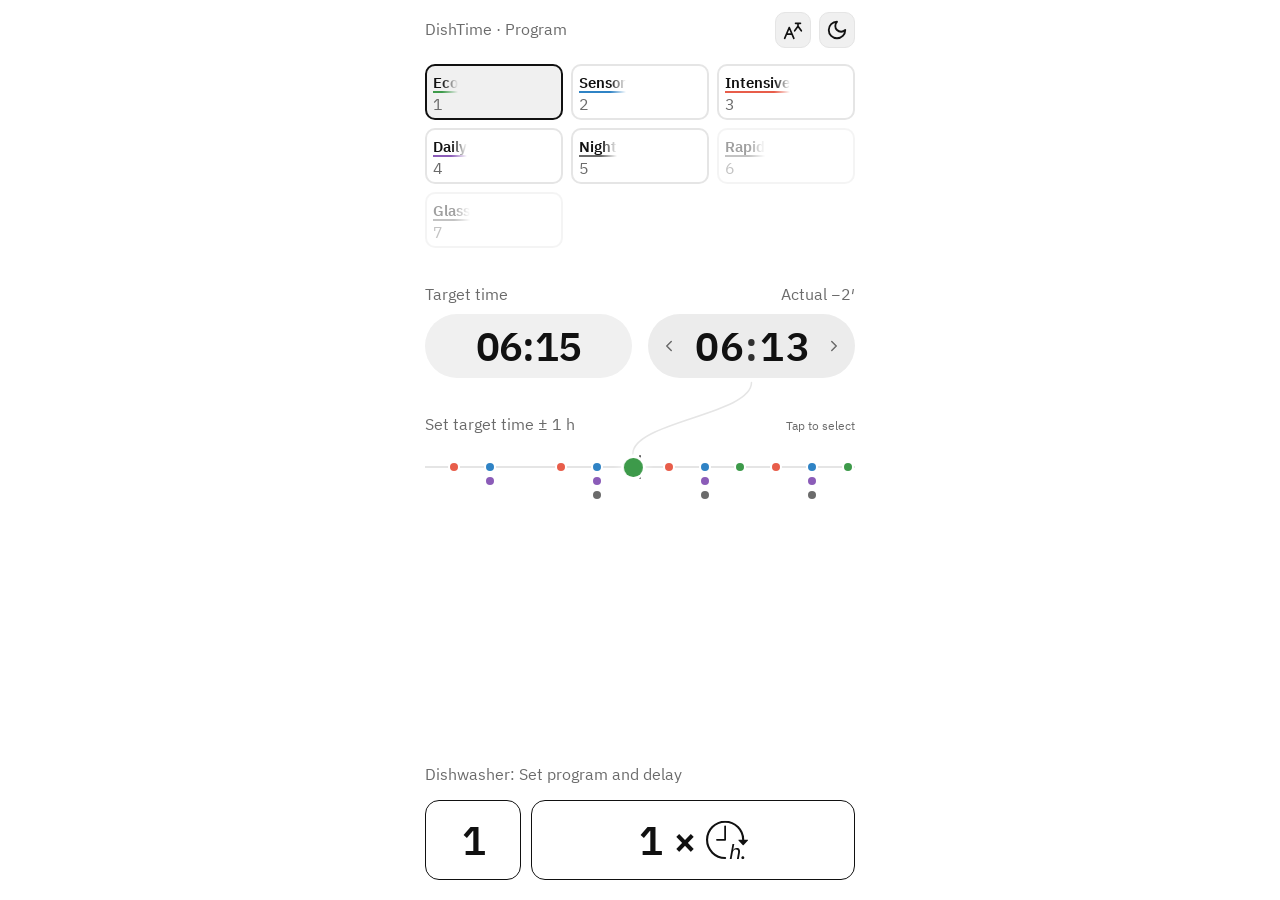
<file: index.html>
<!DOCTYPE html>
<html lang="en" data-theme="light">

<head>
  <meta charset="UTF-8" />
  <meta name="viewport"
    content="width=device-width, initial-scale=1.0, maximum-scale=1.0, user-scalable=no, viewport-fit=cover" />
  <meta name="apple-mobile-web-app-capable" content="yes" />
  <meta name="mobile-web-app-capable" content="yes" />
  <meta name="apple-mobile-web-app-status-bar-style" content="default" id="statusBarMeta" />
  <meta name="theme-color" content="#ffffff" id="themeColorMeta" />
  <title>DishTime</title>
  <link rel="stylesheet" href="styles.css?v=59" />
  <link rel="manifest" href="manifest.json" />
  <link rel="apple-touch-icon" href="apple-touch-icon.png" />
  <link rel="icon" href="icons/icon-192.png" sizes="192x192" type="image/png" />
</head>

<body class="t-body">
  <div class="app">
    <div class="topbar">
      <div class="label" id="machineName">DishTime · <span data-i18n="program.label">Program</span></div>
      <div class="topbar-actions">
        <div class="lang-switch">
          <button type="button" class="btn-icon" id="langToggle" aria-label="Change language" title="Language"
            data-i18n-aria="lang.toggleAriaLabel" data-i18n-title="lang.title" aria-haspopup="true"
            aria-expanded="false">
            <svg class="icon icon-lang" id="langIcon" viewBox="0 0 24 24" aria-hidden="true" fill="none"
              stroke="currentColor" stroke-width="2" stroke-linecap="round" stroke-linejoin="round">
              <path d="M7.5 9L2 22M7.5 9l5.5 13M4.3 17h6.4" />
              <g stroke-linejoin="miter">
                <path d="M15 4h6M18 4v3.5M14 13l4-5.5 4 5.5" />
              </g>
            </svg>
          </button>
          <div class="lang-popover" id="langPopover" role="menu" hidden></div>
        </div>
        <button type="button" class="btn-icon" id="themeToggle" aria-label="Toggle light/dark mode" title="Theme"
          data-i18n-aria="theme.toggleAriaLabel" data-i18n-title="theme.title">
          <svg class="icon" id="themeIcon" viewBox="0 0 24 24" aria-hidden="true" fill="none" stroke="currentColor"
            stroke-width="2" stroke-linecap="round" stroke-linejoin="round">
            <circle cx="12" cy="12" r="4" />
            <path d="M12 3v1M12 20v1M4.2 4.2l.7.7M19.1 19.1l.7.7M3 12h1M20 12h1M4.2 19.8l.7-.7M19.1 4.9l.7-.7" />
          </svg>
        </button>
      </div>
    </div>

    <div class="prog-wrap" id="programButtons"></div>
    <div class="time-connection" id="timeConnection">
      <svg class="time-connection-line" id="timeConnectionLine" aria-hidden="true">
        <rect class="time-connection-hit-area" id="timeConnectionHitArea"></rect>
        <path class="time-connection-path" id="timeConnectionPath"></path>
      </svg>

      <div class="time-block">
        <div class="time-pair">
          <div class="label target-label">
            <span data-i18n="wish.label">Target time</span><span class="day-hint" id="wishDayHint" aria-hidden="true"> · tomorrow</span>
          </div>
          <div class="label actual-label" id="actualLabel">
            <span id="actualLabelText"></span>
          </div>

          <input class="wish-field" id="wishInput" type="text" inputmode="numeric" pattern="[0-9]*" autocomplete="off"
            autocorrect="off" autocapitalize="off" spellcheck="false" maxlength="5" placeholder="06:30"
            aria-label="Target time" data-i18n-aria="wish.label" />

          <div class="split-step" id="splitStep">
            <button type="button" class="split-hit split-earlier" id="earlierBtn" aria-label="Earlier"
              data-i18n-aria="nav.earlier"></button>
            <button type="button" class="split-hit split-later" id="laterBtn" aria-label="Later"
              data-i18n-aria="nav.later"></button>
            <div class="split-face">
              <svg class="icon chev" viewBox="0 0 24 24" aria-hidden="true" fill="none" stroke="currentColor"
                stroke-width="2" stroke-linecap="round" stroke-linejoin="round">
                <path d="M15 6l-6 6 6 6" />
              </svg>
              <div class="odo" id="actualOdo" data-time="00:00" aria-label="Actual finish time">
                <span class="odo-digit" data-i="0"><span class="odo-static">0</span></span>
                <span class="odo-digit" data-i="1"><span class="odo-static">0</span></span>
                <span class="odo-colon">:</span>
                <span class="odo-digit" data-i="2"><span class="odo-static">0</span></span>
                <span class="odo-digit" data-i="3"><span class="odo-static">0</span></span>
              </div>
              <svg class="icon chev" viewBox="0 0 24 24" aria-hidden="true" fill="none" stroke="currentColor"
                stroke-width="2" stroke-linecap="round" stroke-linejoin="round">
                <path d="M9 6l6 6-6 6" />
              </svg>
            </div>
          </div>
        </div>
      </div>

      <section class="overview" aria-label="Set target time ± 1 h">
        <div class="overview-title-row">
          <div class="overview-title label" id="overviewTitle"></div>
          <div class="overview-hint" id="overviewHint" data-i18n="nav.overviewHint" hidden></div>
        </div>
        <div class="overview-tl" id="overviewTl">
          <div class="overview-track" id="overviewTrack"></div>
        </div>
      </section>
    </div>

    <div class="hero-wrap">
      <div class="label hero-instruction" data-i18n="hero.instruction">Dishwasher: Set program and delay</div>
      <div class="hero-row">
        <div class="hero-col hero-col-pgm">
          <div class="hero-pgm" id="heroPgm" aria-label="Program" data-i18n-aria="program.label">
            <div class="hero-pgm-face">
              <div class="odo" id="heroPgmNum" data-value="–" aria-label="Program">
                <span class="odo-digit" data-i="0"><span class="odo-static">–</span></span>
              </div>
            </div>
          </div>
        </div>
        <div class="hero-col">
          <div class="hero-badge" id="heroBadge">
            <div class="hero-badge-face">
              <div class="odo" id="pressCount" data-value="–" aria-label="Button presses"
                data-i18n-aria="delay.pressCountAriaLabel">
                <span class="odo-digit" data-i="0"><span class="odo-static">–</span></span>
              </div>
              <span class="t-display">×</span>
              <svg class="delay-icon" viewBox="0 0 73.5741225 67.4832826" aria-hidden="true">
                <use href="#delay-icon-symbol"></use>
              </svg>
            </div>
          </div>
        </div>
      </div>
    </div>
  </div>

  <!-- Delay icon inline (file:// safe) -->
  <svg xmlns="http://www.w3.org/2000/svg" width="0" height="0" style="position:absolute;overflow:hidden"
    aria-hidden="true">
    <symbol id="delay-icon-symbol" viewBox="0 0 73.5741225 67.4832826" fill="none">
      <path
        d="M65.1679519,33.5052358c0-17.4868352-14.1758809-31.6627161-31.6627161-31.6627161S1.8425196,16.0184005,1.8425196,33.5052358s14.1758809,31.6627161,31.6627161,31.6627161"
        stroke="currentColor" stroke-linecap="round" stroke-linejoin="round" stroke-width="3.6850393" />
      <polyline points="19.1988094 33.5052358 33.5052358 33.5052358 33.5052358 9.7183352" stroke="currentColor"
        stroke-linecap="round" stroke-linejoin="round" stroke-width="3.1181102" />
      <path
        d="M64.664173,42.7518868l-7.7080712-8.0686745c-.4234778-.4432892-.109278-1.1779766.5037789-1.1779766h15.4161424c.6130569,0,.9272567.7346874.5037789,1.1779766l-7.7080712,8.0686745c-.2744261.2872645-.7331316.2872645-1.0075577,0Z"
        fill="currentColor" />
      <g fill="currentColor">
        <path
          d="M41.6470553,67.1707826l4.6845703-26.3945312h3.2138672l-1.8916016,10.2675781h.2207031c.5019531-1.0898438,1.2363281-1.9443359,2.2041016-2.5625.9667969-.6181641,2.1542969-.9277344,3.5634766-.9277344,1.3710938,0,2.4970703.2851562,3.3789062.8544922s1.5371094,1.3134766,1.9658203,2.2314453c.4287109.9189453.6425781,1.9042969.6425781,2.9570312,0,.4902344-.0361328,1.0078125-.1103516,1.5527344-.0732422.5449219-.1591797,1.0869141-.2568359,1.625l-1.8369141,10.3964844h-3.2324219l1.8730469-10.5800781c.0488281-.2695312.1015625-.6269531.15625-1.0742188.0556641-.4472656.0830078-.8789062.0830078-1.2949219,0-1.0654297-.2792969-1.9960938-.8359375-2.7919922-.5576172-.7958984-1.5214844-1.1943359-2.8925781-1.1943359-1.1025391,0-2.0488281.2666016-2.8378906.7998047-.7900391.5322266-1.4238281,1.2392578-1.9013672,2.1210938s-.8085938,1.8427734-.9921875,2.8837891l-1.9648438,11.1308594h-3.2333984Z" />
        <path
          d="M61.908774,64.9481264c0-.7587891.2509766-1.3867188.7529297-1.8828125s1.1083984-.7441406,1.8183594-.7441406c.7470703,0,1.375.2480469,1.8828125.7441406s.7626953,1.1240234.7626953,1.8828125c0,.7226562-.2548828,1.3261719-.7626953,1.8095703s-1.1357422.7255859-1.8828125.7255859c-.7099609,0-1.3164062-.2421875-1.8183594-.7255859s-.7529297-1.0869141-.7529297-1.8095703Z" />
      </g>
    </symbol>
  </svg>

  <script src="app-config.js?v=1"></script>
  <script src="machine-config.js?v=38"></script>
  <script src="i18n.js?v=4"></script>
  <script src="script.js?v=56"></script>
</body>

</html>
</file>
<file: styles.css>
@font-face {
  font-family: "IBM Plex Sans";
  src: url("assets/fonts/ibm-plex-sans/IBMPlexSans-Regular.woff2") format("woff2");
  font-style: normal;
  font-weight: 400;
  font-display: swap;
}

@font-face {
  font-family: "IBM Plex Sans";
  src: url("assets/fonts/ibm-plex-sans/IBMPlexSans-SemiBold.woff2") format("woff2");
  font-style: normal;
  font-weight: 600;
  font-display: swap;
}

:root,
[data-theme="light"] {
  --canvas: #ffffff;
  --ink: #111111;
  --muted: #6b6b6b;
  --line: #e5e5e5;
  --soft: #f0f0f0;
  --group-fill: var(--soft);
  --timeline-line-width: 2px;
  --overview-dot-size: 8px;
  --overview-dot-offset: -4px;
  --overview-dot-outline: 2px;
  --overview-dot-outline-span: 4px;
  --overview-stack-gap: 2px;
  --overview-stack-step:
    calc(
      var(--overview-dot-size) +
      var(--overview-dot-outline-span) +
      var(--overview-stack-gap)
    );
  --overview-thumb-size: 18.62px;
  --overview-thumb-offset: -9.31px;
  --overview-thumb-outline: 2.66px;
  --page-gutter: 20px;
  --safe-top: env(safe-area-inset-top, 0px);
  --safe-bottom: env(safe-area-inset-bottom, 0px);
}

[data-theme="dark"] {
  --canvas: #0a0a0a;
  --ink: #f2f2f2;
  --muted: #9a9a9a;
  --line: #2a2a2a;
  --soft: #1c1c1c;
  --group-fill: #2a2a2a;
}

* {
  box-sizing: border-box;
}

html,
body {
  margin: 0;
  height: 100%;
  height: 100dvh;
  overflow: hidden;
  overscroll-behavior: none;
  touch-action: manipulation;
  background: var(--canvas);
  color: var(--ink);
  font-family: "IBM Plex Sans", ui-sans-serif, system-ui, sans-serif;
  -webkit-tap-highlight-color: transparent;
  -webkit-text-size-adjust: 100%;
}

body {
  padding: calc(12px + var(--safe-top)) var(--page-gutter) 0;
  text-align: left;
  /* Disable long-press selection and callouts except in the numeric input. */
  -webkit-user-select: none;
  user-select: none;
  -webkit-touch-callout: none;
}

.t-body {
  font-size: 16px;
  line-height: 1.35;
  font-weight: 400;
}

.t-strong {
  font-size: 16px;
  line-height: 1.35;
  font-weight: 600;
}

.t-display {
  font-size: 40px;
  line-height: 1;
  font-weight: 600;
  font-variant-numeric: tabular-nums;
  letter-spacing: -0.02em;
}

.label {
  color: var(--muted);
  font-size: 16px;
  line-height: 1.35;
}

.app {
  max-width: 430px;
  margin: 0 auto;
  display: flex;
  flex-direction: column;
  gap: 16px;
  height: calc(100dvh - 12px - var(--safe-top));
  max-height: calc(100dvh - 12px - var(--safe-top));
  /* Do not hide overflow; iOS would clip the hero scale/ring animation. */
  overflow: visible;
}

.topbar {
  display: flex;
  align-items: center;
  justify-content: space-between;
  gap: 12px;
}

.btn-icon {
  width: 36px;
  height: 36px;
  border: 1px solid var(--line);
  border-radius: 10px;
  background: var(--soft);
  color: var(--ink);
  display: inline-flex;
  align-items: center;
  justify-content: center;
  cursor: pointer;
  padding: 0;
}

.icon {
  width: 22px;
  height: 22px;
  display: block;
  stroke: currentColor;
  fill: none;
  stroke-width: 2;
  stroke-linecap: round;
  stroke-linejoin: round;
}

.topbar-actions {
  display: flex;
  align-items: center;
  gap: 8px;
}

.lang-switch {
  position: relative;
}

.icon-lang {
  width: 20px;
  height: 20px;
}

.lang-popover {
  position: absolute;
  top: calc(100% + 8px);
  right: 0;
  z-index: 20;
  display: flex;
  flex-direction: column;
  min-width: 140px;
  padding: 4px;
  border: 1px solid var(--line);
  border-radius: 10px;
  background: var(--canvas);
  box-shadow: 0 8px 24px rgba(0, 0, 0, 0.12);
}

.lang-popover[hidden] {
  display: none;
}

.lang-option {
  display: flex;
  align-items: center;
  gap: 8px;
  padding: 8px 10px;
  border: none;
  border-radius: 7px;
  background: transparent;
  color: var(--ink);
  font: inherit;
  text-align: left;
  cursor: pointer;
}

.lang-option:hover {
  background: var(--soft);
}

.lang-option[aria-checked="true"] {
  font-weight: 600;
}

.prog-wrap {
  display: grid;
  grid-template-columns: repeat(3, minmax(0, 1fr));
  gap: 8px;
}

.prog {
  position: relative;
  height: 56px;
  border: 2px solid var(--line);
  border-radius: 10px;
  padding: 7px 6px 5px;
  background: var(--canvas);
  color: inherit;
  width: 100%;
  min-width: 0;
  display: flex;
  flex-direction: column;
  gap: 3px;
  text-align: left;
  cursor: pointer;
  font: inherit;
}

.prog-title-row {
  display: flex;
  align-items: center;
  justify-content: space-between;
  gap: 8px;
}

.prog-name {
  font-size: 15px;
  text-decoration-line: underline;
  text-decoration-color: var(--program-color);
  text-decoration-thickness: 2px;
  text-underline-offset: 3px;
  flex: 1 1 auto;
  min-width: 0;
  overflow: hidden;
  white-space: nowrap;
  -webkit-mask-image: linear-gradient(to right, #000 calc(100% - 16px), transparent 100%);
  mask-image: linear-gradient(to right, #000 calc(100% - 16px), transparent 100%);
}

.prog-time-indicator {
  display: none;
  width: 16px;
  height: 16px;
  flex: 0 0 auto;
  color: var(--ink);
}

.prog.has-shared-end-time[aria-selected="true"] .prog-time-indicator {
  display: block;
}

.prog-time-indicator svg {
  display: block;
  width: 100%;
  height: 100%;
}

.prog.has-shared-end-time:not([aria-selected="true"]) {
  background: var(--group-fill);
}

.prog[aria-selected="true"],
.prog.is-locked[aria-selected="true"] {
  border-color: var(--ink);
  background: var(--soft);
}

.prog.is-dim {
  opacity: 0.4;
}

.prog-footer {
  display: flex;
  align-items: center;
  justify-content: space-between;
  min-height: 18px;
  gap: 4px;
}

.prog-lock-badge {
  width: 18px;
  height: 18px;
  border-radius: 5px;
  background: var(--ink);
  color: var(--canvas);
  display: none;
  align-items: center;
  justify-content: center;
  flex-shrink: 0;
}

.prog.is-locked .prog-lock-badge {
  display: flex;
}

.prog-lock-badge svg {
  width: 11px;
  height: 11px;
  stroke: currentColor;
  fill: none;
  stroke-width: 2.5;
  stroke-linecap: round;
  stroke-linejoin: round;
}

/* Possible finish times around the target, displayed as timeline points. */
.time-connection {
  position: relative;
  display: flex;
  flex-direction: column;
  gap: 18px;
  margin-top: 2px;
  isolation: isolate;
}

.time-connection-line {
  position: absolute;
  inset: 0;
  width: 100%;
  height: 100%;
  overflow: visible;
  z-index: 0;
  pointer-events: none;
}

.time-connection-path {
  fill: none;
  stroke: var(--line);
  stroke-width: calc(var(--timeline-line-width) * 0.75);
  stroke-linecap: round;
  vector-effect: non-scaling-stroke;
  transition:
    stroke 140ms ease,
    stroke-width 140ms ease;
}

.time-connection-hit-area {
  fill: transparent;
  pointer-events: all;
  touch-action: none;
  cursor: ew-resize;
}

/* The hit area overlaps the open program menu and would intercept its taps. */
.time-connection.has-shared-list-menu .time-connection-hit-area {
  pointer-events: none;
}

.time-connection.is-scrubbing .time-connection-path {
  stroke: color-mix(in srgb, var(--ink) 50%, var(--line));
  stroke-width: var(--timeline-line-width);
}

.time-connection>.overview {
  position: relative;
  /* Keep the timeline and its downward-overflowing program list above nearby content. */
  z-index: 2;
}

.time-connection>.time-block {
  position: relative;
  z-index: 1;
}

.overview {
  margin: 0;
}

.overview-title-row {
  display: flex;
  align-items: baseline;
  justify-content: space-between;
  gap: 8px;
  margin-bottom: 10px;
}

.overview-title {
  min-width: 0;
}

.overview-hint {
  color: var(--muted);
  font-size: 12px;
  white-space: nowrap;
}

.overview-hint[hidden] {
  display: none;
}

.overview-tl {
  display: flex;
  align-items: center;
  gap: 10px;
  /* Larger touch target for scrubbing. */
  min-height: 44px;
  margin: 0 -4px;
  padding: 0 4px;
  touch-action: none;
  cursor: ew-resize;
  user-select: none;
}

.overview-track {
  position: relative;
  flex: 1;
  min-width: 0;
  height: var(--timeline-line-width);
  background: var(--line);
  pointer-events: none;
  isolation: isolate;
}

.overview-wish {
  position: absolute;
  left: 50%;
  top: 50%;
  width: 2px;
  height: 24px;
  margin: -12px 0 0 -1px;
  border-radius: 1px;
  background: var(--ink);
  z-index: 1;
}

.overview-mark {
  position: absolute;
  top: 50%;
  width: var(--overview-dot-size);
  height: var(--overview-dot-size);
  margin: var(--overview-dot-offset) 0 0 var(--overview-dot-offset);
  border-radius: 50%;
  background: var(--muted);
  opacity: 1;
  box-shadow: 0 0 0 var(--overview-dot-outline) var(--canvas);
  transform: translateY(calc(var(--stack-index, 0) * var(--overview-stack-step)));
  z-index: 2;
  transition: opacity 140ms ease, transform 140ms ease;
}

.overview-mark.has-color {
  background: var(--dot-color);
  opacity: 1;
}

.overview-mark.is-near {
  opacity: 0;
  transform:
    translateY(calc(var(--stack-index, 0) * var(--overview-stack-step)))
    scale(1.35);
}

.time-connection.is-minute-updating .overview-mark {
  transition:
    left 450ms cubic-bezier(0.22, 1, 0.36, 1),
    opacity 240ms ease,
    transform 240ms ease;
  will-change: left;
}

.overview-mark.is-entering,
.overview-mark.is-exiting {
  opacity: 0;
}

.time-connection.is-scrubbing .overview-mark {
  transition: none;
}

.time-connection.is-scrubbing .overview-mark.is-near {
  opacity: 1;
  transform: translateY(calc(var(--stack-index, 0) * var(--overview-stack-step)));
}

.overview-thumb {
  --thumb-color: var(--ink);
  position: absolute;
  left: 0;
  top: 50%;
  width: var(--overview-thumb-size);
  height: var(--overview-thumb-size);
  margin: var(--overview-thumb-offset) 0 0 var(--overview-thumb-offset);
  border-radius: 50%;
  background: var(--thumb-color);
  box-shadow:
    0 0 0 var(--overview-thumb-outline) var(--canvas),
    0 0 8px 4px color-mix(in srgb, var(--canvas) 72%, transparent);
  z-index: 20;
  pointer-events: none;
  transform: translateX(var(--thumb-left, 0px));
  transition:
    transform 170ms cubic-bezier(0.22, 1, 0.36, 1),
    width 120ms ease,
    height 120ms ease,
    margin 120ms ease,
    box-shadow 170ms ease,
    background-color 120ms ease;
  will-change: transform;
}

.time-connection.is-minute-updating .overview-thumb {
  transition:
    transform 450ms cubic-bezier(0.22, 1, 0.36, 1),
    width 120ms ease,
    height 120ms ease,
    margin 120ms ease,
    box-shadow 170ms ease,
    background-color 120ms ease;
}

.time-connection.is-scrubbing .overview-thumb {
  transition:
    transform 0ms linear,
    width 120ms ease,
    height 120ms ease,
    margin 120ms ease,
    box-shadow 0ms ease,
    background-color 0ms linear;
}

.overview-scrub-bubble {
  --scrub-left: 50%;
  position: absolute;
  left: clamp(38px, var(--scrub-left), calc(100% - 38px));
  bottom: calc(11px + var(--scrub-overlay-gap, 16px));
  z-index: 30;
  min-width: 68px;
  padding: 9px 13px;
  border-radius: 999px;
  background: var(--ink);
  color: var(--canvas);
  box-shadow:
    0 0 0 2px var(--canvas),
    0 0 8px 4px color-mix(in srgb, var(--canvas) 78%, transparent),
    0 7px 20px rgba(0, 0, 0, 0.14);
  font-size: 18px;
  font-weight: 600;
  font-variant-numeric: tabular-nums;
  line-height: 1;
  text-align: center;
  white-space: nowrap;
  opacity: 0;
  transform: translate(-50%, 3px) scale(0.97);
  transform-origin: 50% 100%;
  pointer-events: none;
  transition:
    left 170ms cubic-bezier(0.22, 1, 0.36, 1),
    opacity 320ms ease,
    transform 320ms cubic-bezier(0.22, 1, 0.36, 1);
}

.overview-scrub-bubble.is-visible {
  opacity: 1;
  transform: translate(-50%, 0) scale(1);
}

.time-connection.is-scrubbing .overview-scrub-bubble {
  transition:
    left 0ms linear,
    opacity 320ms ease,
    transform 320ms cubic-bezier(0.22, 1, 0.36, 1);
}

.overview-scrub-bubble.is-leaving {
  opacity: 0;
  transform: translate(-50%, -4px) scale(0.99);
}

.overview-shared-list {
  --scrub-left: 50%;
  position: absolute;
  left: clamp(70px, var(--scrub-left), calc(100% - 70px));
  top: calc(100% + 14px);
  z-index: 30;
  min-width: 96px;
  padding: 5px;
  border-radius: 12px;
  border: 1px solid var(--line);
  background: var(--canvas);
  box-shadow: 0 8px 24px rgba(0, 0, 0, 0.16);
  opacity: 0;
  transform: translate(-50%, -4px) scale(0.97);
  transform-origin: 50% 0%;
  pointer-events: none;
  transition:
    left 170ms cubic-bezier(0.22, 1, 0.36, 1),
    opacity 200ms ease,
    transform 200ms cubic-bezier(0.22, 1, 0.36, 1);
}

.overview-shared-list.is-visible {
  opacity: 1;
  transform: translate(-50%, 0) scale(1);
  pointer-events: auto;
}

.overview-shared-list-item {
  display: flex;
  align-items: center;
  gap: 8px;
  padding: 9px 14px;
  border-radius: 8px;
  font-size: 17px;
  font-weight: 600;
  color: var(--ink);
  white-space: nowrap;
  text-align: left;
  cursor: pointer;
}

.overview-shared-list-dot {
  width: var(--overview-dot-size);
  height: var(--overview-dot-size);
  flex: 0 0 var(--overview-dot-size);
  border-radius: 50%;
  background: var(--program-color, var(--muted));
}

.overview-shared-list-item.is-current {
  background: var(--ink);
  color: var(--canvas);
}

@media (prefers-reduced-motion: reduce) {
  .time-connection.is-minute-updating .overview-mark,
  .time-connection.is-minute-updating .overview-thumb,
  .overview-scrub-bubble,
  .overview-shared-list,
  .odo-drum {
    transition: none;
  }
}


.time-block {
  padding: 18px 0;
}

.time-pair {
  display: grid;
  grid-template-columns: minmax(0, 1fr) minmax(0, 1fr);
  column-gap: 16px;
  row-gap: 8px;
  align-items: center;
}

.time-pair > * {
  min-width: 0;
}

.actual-label {
  text-align: right;
  white-space: nowrap;
}

.target-label {
  position: relative;
  z-index: 1;
  white-space: nowrap;
}

.day-hint {
  visibility: hidden;
  opacity: 0;
  transition:
    opacity 180ms ease,
    visibility 0s linear 180ms;
}

.day-hint.is-visible {
  visibility: visible;
  opacity: 1;
  transition-delay: 0s;
}

@media (prefers-reduced-motion: reduce) {
  .day-hint {
    transition: none;
  }
}

.wish-field {
  display: flex;
  align-items: center;
  justify-content: center;
  text-align: center;
  min-height: 64px;
  width: 100%;
  border: none;
  border-radius: 999px;
  background: var(--soft);
  color: var(--ink);
  font: inherit;
  font-size: 40px;
  line-height: 1;
  font-weight: 600;
  font-variant-numeric: tabular-nums;
  letter-spacing: -0.02em;
  padding: 0 20px;
  outline: none;
  -webkit-user-select: text;
  user-select: text;
  -webkit-touch-callout: default;
}

.wish-field::placeholder {
  color: var(--muted);
  opacity: 0.5;
}

.split-step {
  position: relative;
  width: 100%;
  min-height: 64px;
  border-radius: 999px;
  background: transparent;
  overflow: hidden;
}

.split-step::before {
  content: "";
  position: absolute;
  inset: 0;
  background: var(--ink);
  opacity: 0.08;
  pointer-events: none;
}

.split-step::after {
  content: "";
  position: absolute;
  inset: 0;
  z-index: 1;
  background: var(--ink);
  opacity: 0;
  pointer-events: none;
}

.time-connection.is-scrubbing .split-step::after {
  opacity: 0.07;
}

.split-hit {
  position: absolute;
  top: 0;
  bottom: 0;
  width: 50%;
  border: none;
  padding: 0;
  margin: 0;
  background: transparent;
  cursor: pointer;
  z-index: 1;
  touch-action: manipulation;
  -webkit-user-select: none;
  user-select: none;
}

.split-hit.split-earlier {
  left: 0;
}

.split-hit.split-later {
  right: 0;
}

.split-hit:active {
  background: var(--ink);
  opacity: 0.07;
}

.split-hit.is-disabled {
  cursor: default;
}

.split-hit.is-disabled:active {
  background: transparent;
  opacity: 1;
}

.split-face {
  position: relative;
  z-index: 2;
  display: grid;
  grid-template-columns: 18px minmax(0, 1fr) 18px;
  align-items: center;
  column-gap: 4px;
  padding: 12px;
  min-height: 64px;
  pointer-events: none;
}

.split-face .chev {
  width: 18px;
  height: 18px;
  color: var(--muted);
  display: block;
}

.split-face .odo {
  justify-content: center;
  min-height: 0;
  width: 100%;
}

.odo {
  display: flex;
  align-items: center;
  gap: 1px;
  font-size: 40px;
  line-height: 1;
  font-weight: 600;
  font-variant-numeric: tabular-nums;
  letter-spacing: -0.02em;
}

.odo-colon {
  width: 0.32em;
  text-align: center;
  opacity: 0.85;
}

.odo-digit {
  position: relative;
  width: 0.62em;
  height: 1em;
  overflow: hidden;
}

.odo-digit .odo-static,
.odo-drum>span {
  display: flex;
  align-items: center;
  justify-content: center;
  width: 100%;
  height: 1em;
}

.odo-drum {
  display: flex;
  flex-direction: column;
  will-change: transform;
  transition:
    transform var(--odo-duration, 420ms) cubic-bezier(0.2, 0.7, 0.2, 1);
}

.hero-wrap {
  margin-top: auto;
  padding-bottom: max(var(--page-gutter), var(--safe-bottom));
}

.hero-instruction {
  margin-bottom: 14px;
}

.hero-row {
  --hero-h: 80px;
  display: flex;
  align-items: flex-start;
  gap: 10px;
}

.hero-col {
  display: flex;
  flex-direction: column;
  gap: 14px;
  min-width: 0;
}

.hero-col:not(.hero-col-pgm) {
  flex: 1 1 0;
}

.hero-col-pgm {
  flex: 0 0 auto;
  align-items: flex-start;
}

.hero-col .label {
  text-align: left;
}

.hero-badge {
  display: block;
  width: 100%;
  min-width: 0;
  background: transparent;
  border: none;
  box-sizing: border-box;
}

.hero-badge-face {
  width: 100%;
  height: var(--hero-h);
  border: 1.5px solid var(--ink);
  border-radius: 14px;
  display: flex;
  align-items: center;
  justify-content: center;
  gap: 10px;
  padding: 12px 18px;
  background: var(--canvas);
  box-sizing: border-box;
}

.hero-pgm {
  flex: 0 0 auto;
  box-sizing: border-box;
}

.hero-pgm-face {
  width: 96px;
  height: var(--hero-h);
  border: 1.5px solid var(--ink);
  border-radius: 14px;
  display: flex;
  align-items: center;
  justify-content: center;
  padding: 10px 6px;
  background: var(--canvas);
  box-sizing: border-box;
}

.hero-badge-face .odo,
.hero-pgm-face .odo {
  font-size: 40px;
}

.delay-icon {
  width: 42px;
  height: 42px;
  color: var(--ink);
  flex-shrink: 0;
}
</file>
